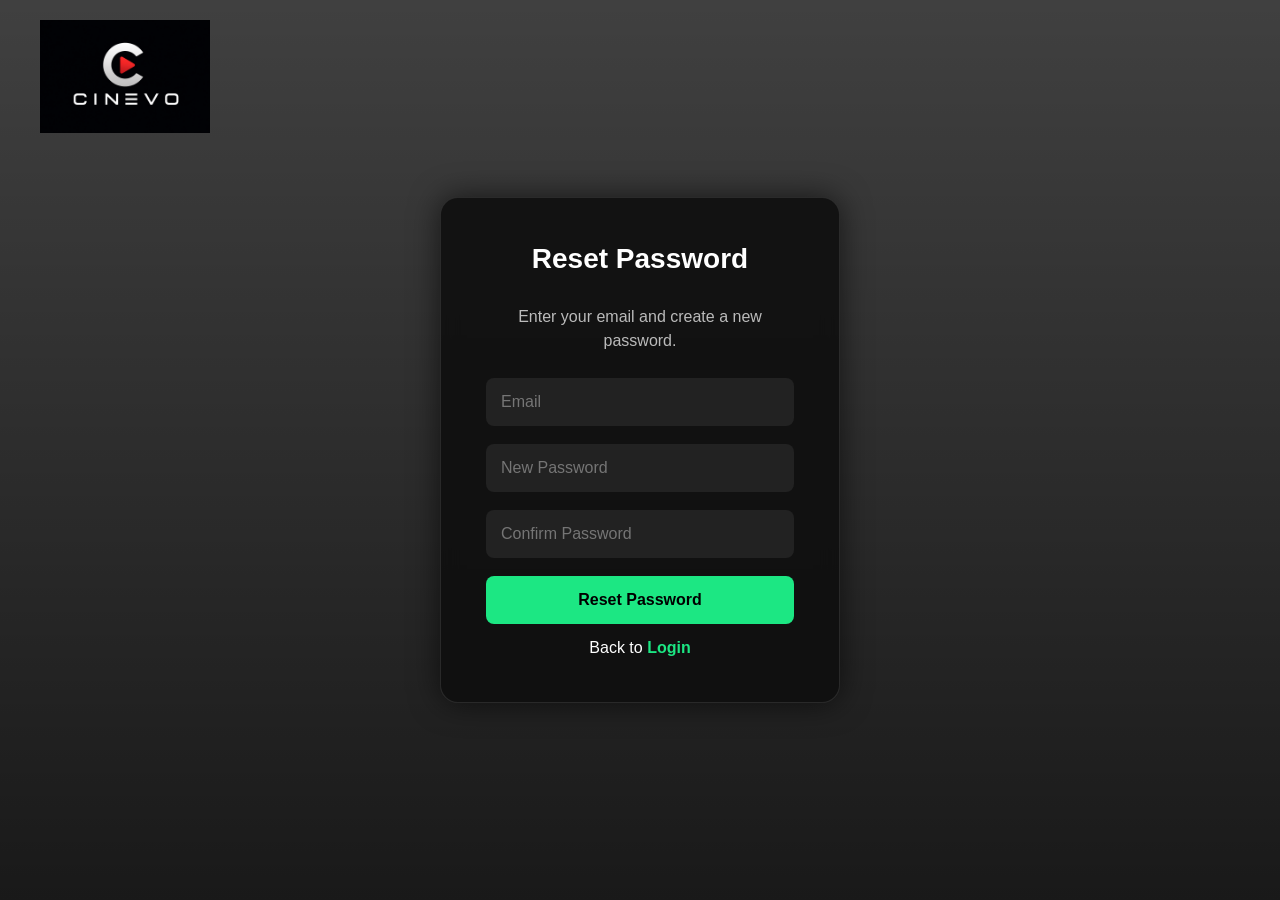
<file: frontend/forgot.html>
<!DOCTYPE html>
<html lang="en">
<head>
  <meta charset="UTF-8">
  <meta name="viewport" content="width=device-width, initial-scale=1.0">

  <title>Reset Password</title>

  <link rel="stylesheet" href="frontcss.css">
</head>

<body class="forgot-body">
    <div class="top-logo">
        <img src="assets/logo.png" alt="Cinevo Logo">
    </div>
  <div class="container">

    <div class="form-box forgot-box">

      <h2>Reset Password</h2>

      <p class="reset-text">
        Enter your email and create a new password.
      </p>

      <!-- Email -->
      <input
        type="email"
        id="email"
        placeholder="Email"
      >

      <!-- New Password -->
      <input
        type="password"
        id="new-password"
        placeholder="New Password"
      >

      <!-- Confirm Password -->
      <input
        type="password"
        id="confirm-password"
        placeholder="Confirm Password"
      >

      <!-- Button -->
      <button onclick="resetPassword()">
        Reset Password
      </button>

      <p id="message"></p>

      <p>
        Back to
        <a href="login.html">Login</a>
      </p>

    </div>

  </div>

  <script src="main.js"></script>

</body>
</html>
</file>
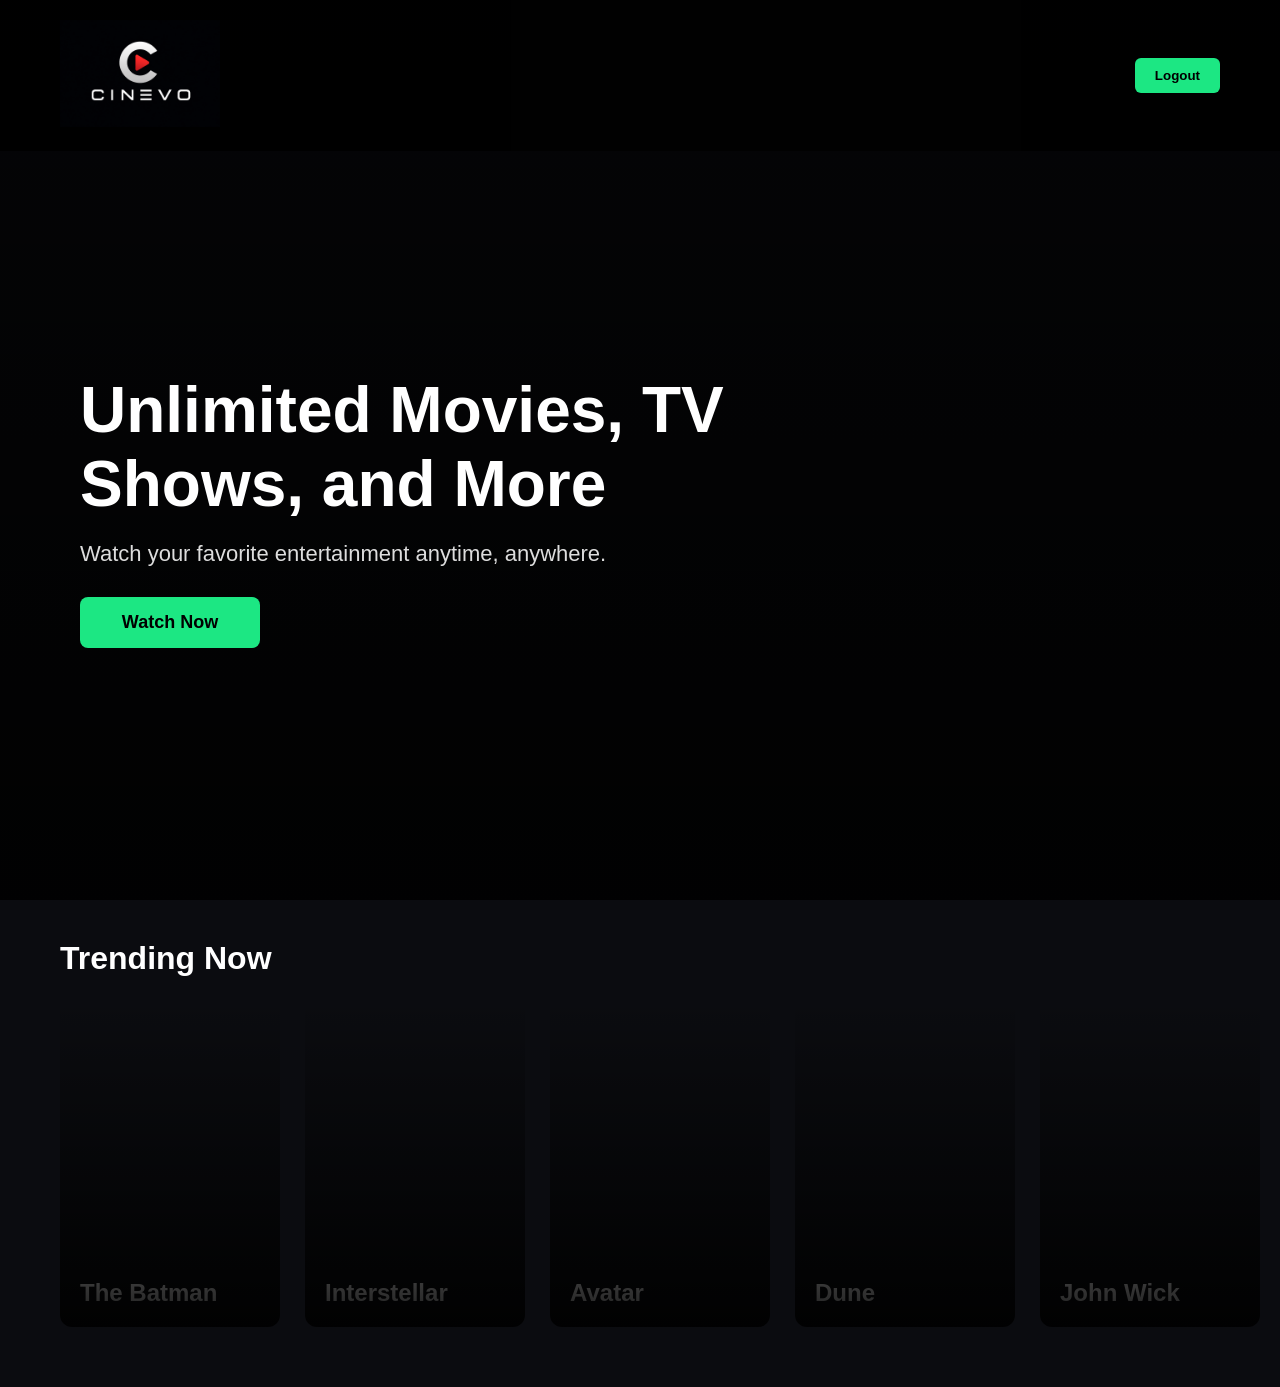
<file: frontend/home.html>
<!DOCTYPE html>
<html lang="en">
<head>
  <meta charset="UTF-8">
  <meta name="viewport" content="width=device-width, initial-scale=1.0">

  <title>Hulu Clone</title>

  <link rel="stylesheet" href="home.css">
</head>

<body>

  <!-- NAVBAR -->
  <nav>
    <div class="nav-logo">
      <img src="assets/logo.png" alt="Cinevo Logo">
    </div>

    <button onclick="logout()">
      Logout
    </button>
  </nav>

  <!-- HERO SECTION -->
  <header class="hero">

    <h2>
      Unlimited Movies, TV Shows, and More
    </h2>

    <p>
      Watch your favorite entertainment anytime, anywhere.
    </p>

    <button>
      Watch Now
    </button>

  </header>

  <!-- MOVIE SECTION TITLE -->
  <h2 class="section-title">
    Trending Now
  </h2>

  <!-- MOVIES -->
  <section class="movies">

    <div class="movie-card">
      The Batman
    </div>

    <div class="movie-card">
      Interstellar
    </div>

    <div class="movie-card">
      Avatar
    </div>

    <div class="movie-card">
      Dune
    </div>

    <div class="movie-card">
      John Wick
    </div>

    <div class="movie-card">
      Inception
    </div>

  </section>

  <script src="home.js"></script>

</body>
</html>
</file>
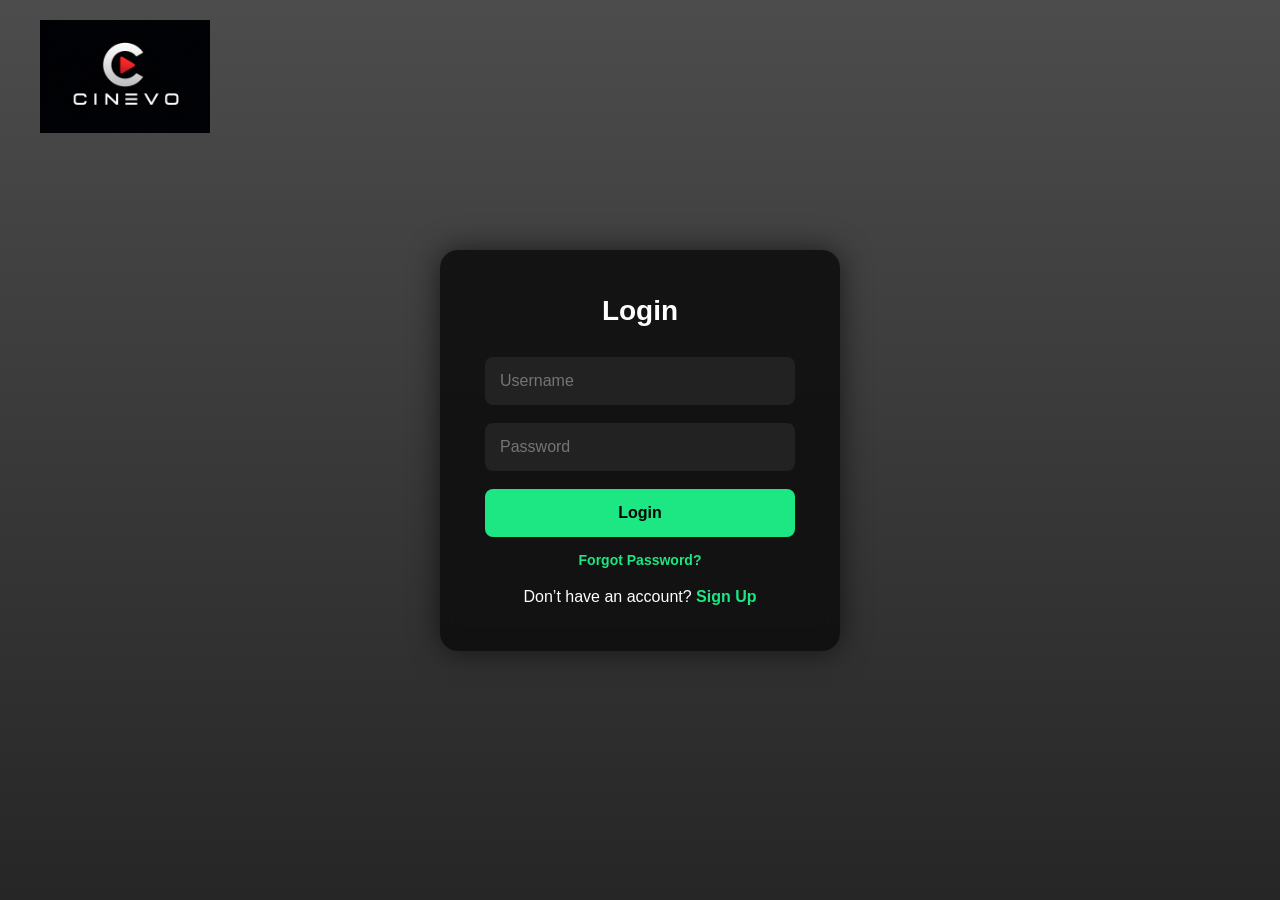
<file: frontend/login.html>
<!DOCTYPE html>
<html lang="en">
<head>
  <meta charset="UTF-8">
  <meta name="viewport" content="width=device-width, initial-scale=1.0">

  <title>Hulu Login</title>

  <link rel="stylesheet" href="frontcss.css">
</head>

<body>
    <div class="top-logo">
        <img src="assets/logo.png" alt="Cinevo Logo">
    </div>
  
<div class="container">

    <div class="form-box">

      <h2>Login</h2>

      <input
        type="text"
        id="username"
        placeholder="Username"
      >

      <input
        type="password"
        id="password"
        placeholder="Password"
      >

      <button onclick="login()">
        Login
      </button>

      <p id="message"></p>

        <p class="forgot">
            <a href="forgot.html">Forgot Password?</a>
        </p>

      <p>
        Don’t have an account?
        <a href="signup.html">Sign Up</a>
      </p>

    </div>

  </div>

  <script src="main.js"></script>

</body>
</html>
</file>
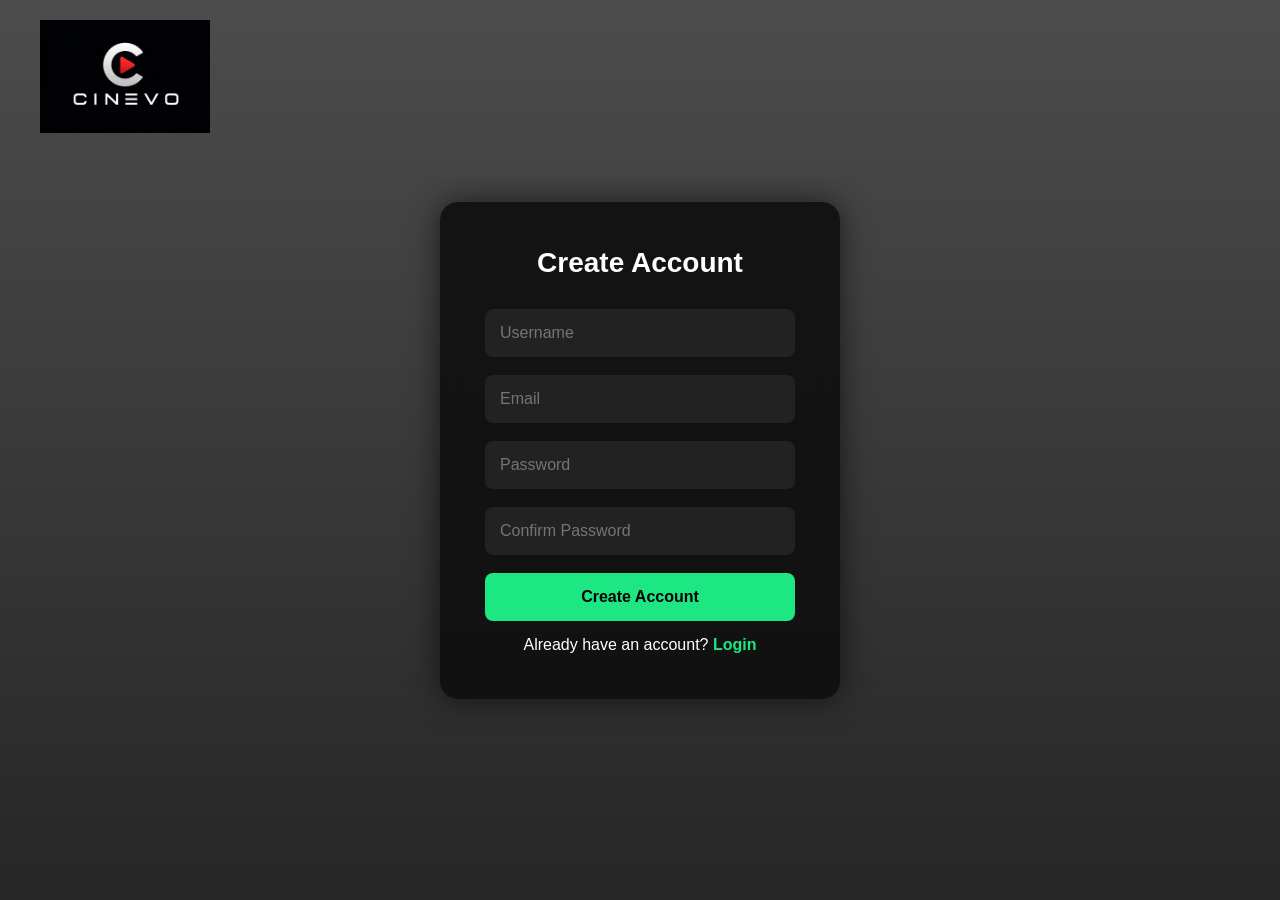
<file: frontend/signup.html>
<!DOCTYPE html>
<html lang="en">
<head>
  <meta charset="UTF-8">
  <meta name="viewport" content="width=device-width, initial-scale=1.0">

  <title>Hulu Sign Up</title>

  <link rel="stylesheet" href="frontcss.css">
</head>

<body>
  <div class="top-logo">
    <img src="assets/logo.png" alt="Cinevo Logo">
  </div>

  <div class="container">

    <div class="form-box">

      

      <h2>Create Account</h2>

      <input
        type="text"
        id="username"
        placeholder="Username"
      >

      <input
        type="email"
        id="email"
        placeholder="Email"
      >

      <input
        type="password"
        id="password"
        placeholder="Password"
      >

      <input
        type="password"
        id="confirm-password"
        placeholder="Confirm Password"
      >

      <button onclick="signup()">
        Create Account
      </button>

      <p id="message"></p>

      <p>
        Already have an account?
        <a href="login.html">Login</a>
      </p>

    </div>

  </div>

  <script src="main.js"></script>

</body>
</html>
</file>
<file: frontend/frontcss.css>
* {
  margin: 0;
  padding: 0;
  box-sizing: border-box;
}

/* LOGO */
.logo {
  display: flex;
  justify-content: center;

  margin-bottom: 20px;
}

.logo img {
  width: 180px;

  object-fit: contain;
}

/* TOP LEFT LOGO */
.top-logo {
  position: fixed;

  top: 20px;
  left: 40px;

  z-index: 1000;
}

.top-logo img {
  width: 170px;

  object-fit: contain;
}

body {
  font-family: Arial, sans-serif;

  height: 100vh;

  display: flex;
  justify-content: center;
  align-items: center;

  background:
    linear-gradient(
      rgba(0,0,0,0.7),
      rgba(0,0,0,0.85)
    ),
    url('https://images.unsplash.com/photo-1489599849927-2ee91cede3ba?q=80&w=2070&auto=format&fit=crop');

  background-size: cover;
  background-position: center;

  color: white;
}

.container {
  width: 100%;

  display: flex;
  justify-content: center;
  align-items: center;
}

.form-box {
  width: 400px;

  padding: 45px;

  border-radius: 18px;

  background: rgba(15,15,15,0.9);

  backdrop-filter: blur(10px);

  box-shadow: 0 0 30px rgba(0,0,0,0.6);
}

.form-box h1 {
  text-align: center;

  color: #1ce783;

  font-size: 42px;

  margin-bottom: 10px;
}

.form-box h2 {
  text-align: center;

  margin-bottom: 30px;

  font-size: 28px;
}

input {
  width: 100%;

  padding: 15px;

  margin-bottom: 18px;

  border: none;
  border-radius: 8px;

  background: #222;

  color: white;

  font-size: 16px;
}

input:focus {
  outline: 2px solid #1ce783;
}

button {
  width: 100%;

  padding: 15px;

  border: none;
  border-radius: 8px;

  background: #1ce783;

  color: black;

  font-size: 16px;
  font-weight: bold;

  cursor: pointer;

  transition: 0.3s;
}

button:hover {
  transform: scale(1.02);

  opacity: 0.9;
}

#message {
  text-align: center;

  margin-top: 15px;

  font-size: 15px;
}

.forgot {
  text-align: right;

  margin-top: 15px;
  margin-bottom: 20px;

  color: #1ce783;

  cursor: pointer;

  font-size: 14px;
}

.forgot:hover {
  text-decoration: underline;
}

.form-box p {
  text-align: center;

  margin-top: 10px;
}

.form-box a {
  color: #1ce783;

  text-decoration: none;

  font-weight: bold;
}

.form-box a:hover {
  text-decoration: underline;
}

/* FORGOT PASSWORD PAGE */
.forgot-body {
  background:
    linear-gradient(
      rgba(0,0,0,0.75),
      rgba(0,0,0,0.9)
    ),
    url('https://images.unsplash.com/photo-1517604931442-7e0c8ed2963c?q=80&w=2070&auto=format&fit=crop');

  background-size: cover;
  background-position: center;
}

.forgot-box {
  border: 1px solid rgba(255,255,255,0.1);
}

.reset-text {
  text-align: center;

  color: #bbb;

  margin-bottom: 25px;

  line-height: 1.5;
}
</file>
<file: frontend/home.css>
* {
  margin: 0;
  padding: 0;
  box-sizing: border-box;
}

body {
  font-family: Arial, sans-serif;
  background: #0b0c10;
  color: white;
}

/* NAVBAR */
nav {
  position: fixed;
  top: 0;

  width: 100%;

  display: flex;
  justify-content: space-between;
  align-items: center;

  padding: 20px 60px;

  background: rgba(0,0,0,0.85);

  z-index: 1000;
}

/* NAV LOGO */
.nav-logo img {
  width: 160px;

  object-fit: contain;
}

nav h1 {
  color: #1ce783;
  font-size: 32px;
}

nav button {
  padding: 10px 20px;

  border: none;
  border-radius: 6px;

  background: #1ce783;

  font-weight: bold;

  cursor: pointer;

  transition: 0.3s;
}

nav button:hover {
  opacity: 0.8;
}

/* HERO */
.hero {
  height: 100vh;

  padding-top: 120px;

  display: flex;
  flex-direction: column;
  justify-content: center;

  padding-left: 80px;

  background:
    linear-gradient(
      rgba(0,0,0,0.6),
      rgba(0,0,0,0.9)
    ),
    url('https://images.unsplash.com/photo-1489599849927-2ee91cede3ba?q=80&w=2070&auto=format&fit=crop');

  background-size: cover;
  background-position: center;
}

.hero h2 {
  font-size: 64px;

  max-width: 700px;

  margin-bottom: 20px;
}

.hero p {
  font-size: 22px;

  color: #ddd;

  margin-bottom: 30px;
}

.hero button {
  width: 180px;

  padding: 15px;

  border: none;
  border-radius: 8px;

  background: #1ce783;

  font-size: 18px;
  font-weight: bold;

  cursor: pointer;

  transition: 0.3s;
}

.hero button:hover {
  transform: scale(1.05);
}

/* SECTION TITLE */
.section-title {
  font-size: 32px;

  padding: 40px 60px 20px;
}

/* MOVIES ROW */
.movies {
  display: flex;

  gap: 25px;

  padding: 0 60px 60px;

  overflow-x: auto;
}

.movies::-webkit-scrollbar {
  display: none;
}

/* MOVIE CARDS */
.movie-card {
  min-width: 220px;
  height: 330px;

  border-radius: 12px;

  overflow: hidden;

  position: relative;

  background-size: cover;
  background-position: center;

  display: flex;
  align-items: flex-end;

  padding: 20px;

  font-size: 24px;
  font-weight: bold;

  transition: 0.3s;

  cursor: pointer;
}

.movie-card::before {
  content: "";

  position: absolute;
  inset: 0;

  background: linear-gradient(
    transparent,
    rgba(0,0,0,0.9)
  );
}

.movie-card {
  position: relative;
  z-index: 1;
}

.movie-card:hover {
  transform: scale(1.08);
}

/* DIFFERENT MOVIE POSTERS */
.movie-card:nth-child(1) {
  background-image: url('https://images.unsplash.com/photo-1536440136628-849c177e76a1?q=80&w=1974&auto=format&fit=crop');
}

.movie-card:nth-child(2) {
  background-image: url('https://images.unsplash.com/photo-1517604931442-7e0c8ed2963c?q=80&w=2070&auto=format&fit=crop');
}

.movie-card:nth-child(3) {
  background-image: url('https://images.unsplash.com/photo-1524985069026-dd778a71c7b4?q=80&w=2070&auto=format&fit=crop');
}

.movie-card:nth-child(4) {
  background-image: url('https://images.unsplash.com/photo-1542204165-65bf26472b9b?q=80&w=2070&auto=format&fit=crop');
}

.movie-card:nth-child(5) {
  background-image: url('https://images.unsplash.com/photo-1485846234645-a62644f84728?q=80&w=2059&auto=format&fit=crop');
}

.movie-card:nth-child(6) {
  background-image: url('https://images.unsplash.com/photo-1513106580091-1d82408b8cd6?q=80&w=2070&auto=format&fit=crop');
}
</file>
